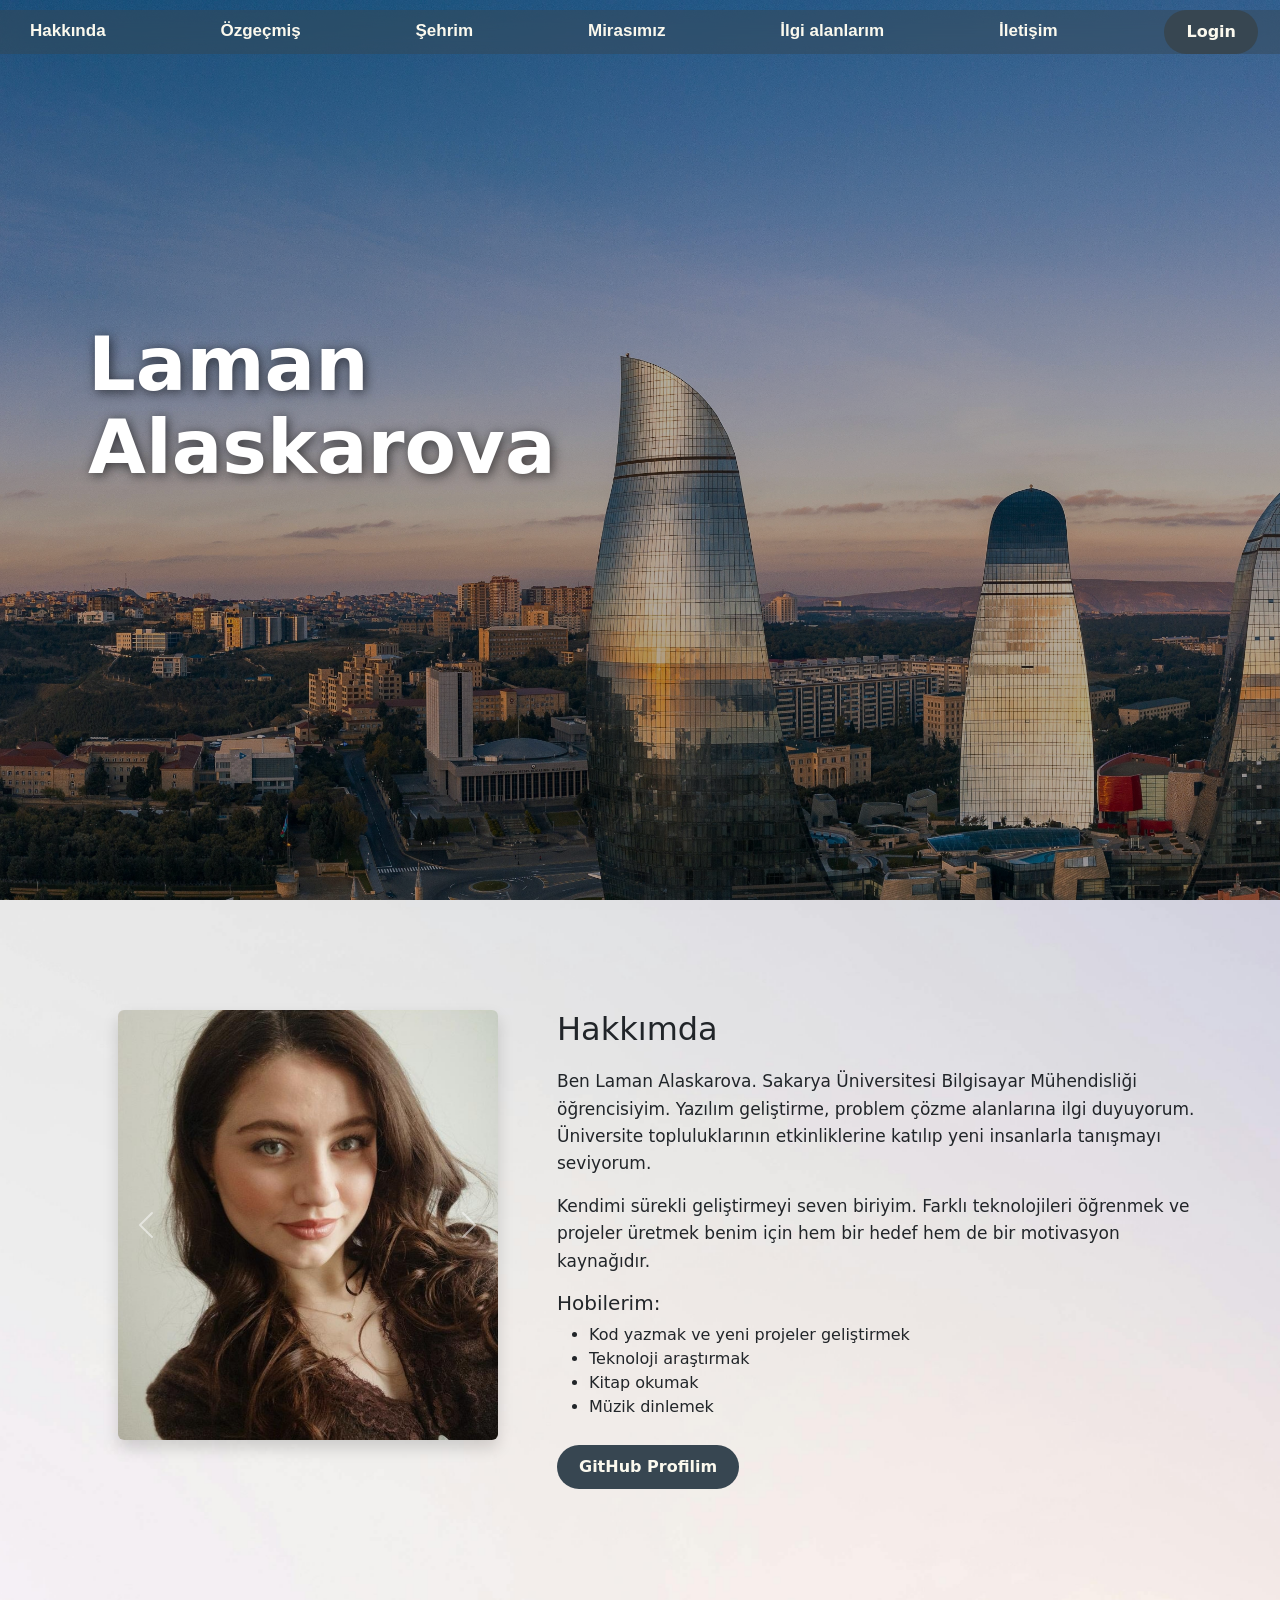
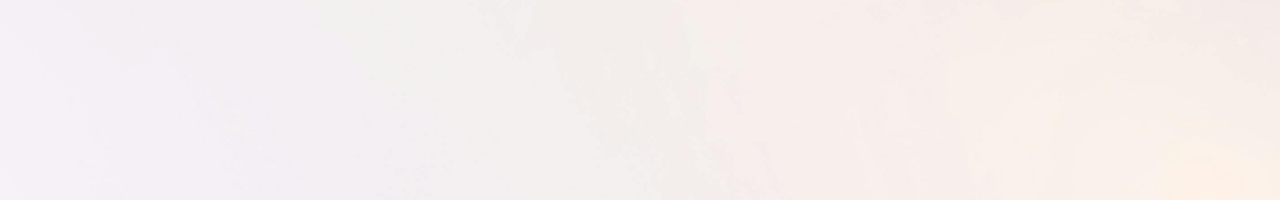
<file: index.html>
<!DOCTYPE html>
<html lang="tr">
<head>
    <meta charset="UTF-8">
    <meta name="viewport" content="width=device-width, initial-scale=1.0">
    <title>Leman</title>

    <link href="https://cdn.jsdelivr.net/npm/bootstrap@5.3.0/dist/css/bootstrap.min.css" rel="stylesheet">
    <link rel="stylesheet" href="style.css">
</head>
<body>

    <nav class="navbar navbar-expand-lg navbar-dark fixed-top custom-navbar">
        <div class="container-fluid">

            <button class="navbar-toggler " type="button" data-bs-toggle="collapse" data-bs-target="#navbarNav">
                <span class="navbar-toggler-icon"></span>
            </button>

            <div class="collapse navbar-collapse" id="navbarNav">
                <ul class="navbar-nav w-100 justify-content-between text-center">
                    <li class="nav-item">
                        <a class="nav-link" href="#hakkinda">Hakkında</a>
                    </li>
                    <li class="nav-item">
                        <a class="nav-link" href="ozgecmis.html">Özgeçmiş</a>
                    </li>
                    <li class="nav-item">
                        <a class="nav-link" href="sehrim.html">Şehrim</a>
                    </li>
                    <li class="nav-item">
                        <a class="nav-link" href="mirasimiz.html">Mirasımız</a>
                    </li>
                    <li class="nav-item">
                        <a class="nav-link" href="ilgialanlarim.html">İlgi alanlarım</a>
                    </li>
                    <li class="nav-item">
                        <a class="nav-link" href="iletisim.html">İletişim</a>
                    </li>
                    <li class="nav-item"><a  class="LoginButton" class="nav-link" href="login.html">Login</a></li>
                </ul>
            </div>

        </div>
    </nav>

    <section id="anasayfa" class="hero">
        <div class="hero-text">
            <h1>Laman</h1>
            <h1>Alaskarova</h1>
        </div>
    </section>




 <section id="hakkinda" class="content-section">
    <div class="container">

        <div class="row align-items-start">

            <div class="col-md-5 mb-4">

                <div id="hakkindaSlider" class="carousel slide" data-bs-ride="carousel">
                    <div class="carousel-inner rounded shadow">

                        <div class="carousel-item active">
                            <img src="img/selfie.jpeg" class="d-block w-100">
                        </div>

                        <div class="carousel-item">
                            <img src="img/etkinlik1.webp" class="d-block w-100">
                        </div>

                        <div class="carousel-item">
                            <img src="img/etkinlik2.jpeg" class="d-block w-100">
                        </div>
                        <div class="carousel-item ">
                            <img src="img/etkinlik3.jpeg" class="d-block w-100">
                        </div>

                        <div class="carousel-item">
                            <img src="img/etkinlik4.jpeg" class="d-block w-100">
                        </div>

                        <div class="carousel-item">
                            <img src="img/etkinlik5.jpeg" class="d-block w-100">
                        </div>

                    </div>

                    <button class="carousel-control-prev" type="button" data-bs-target="#hakkindaSlider" data-bs-slide="prev">
                        <span class="carousel-control-prev-icon"></span>
                    </button>

                    <button class="carousel-control-next" type="button" data-bs-target="#hakkindaSlider" data-bs-slide="next">
                        <span class="carousel-control-next-icon"></span>
                    </button>
                </div>

            </div>

            <div class="col-md-7">
                <h2>Hakkımda</h2>

                <p>
                    Ben Laman Alaskarova. Sakarya Üniversitesi Bilgisayar Mühendisliği öğrencisiyim.
                    Yazılım geliştirme, problem çözme alanlarına ilgi duyuyorum. Üniversite topluluklarının etkinliklerine katılıp yeni insanlarla tanışmayı seviyorum.
                </p>

                <p>
                    Kendimi sürekli geliştirmeyi seven biriyim. Farklı teknolojileri öğrenmek ve projeler üretmek benim için hem bir hedef hem de bir motivasyon kaynağıdır.
                </p>

                <h5>Hobilerim:</h5>
                <ul>
                    <li>Kod yazmak ve yeni projeler geliştirmek</li>
                    <li>Teknoloji araştırmak</li>
                    <li>Kitap okumak</li>
                    <li>Müzik dinlemek</li>
                </ul>
                
                <a class="github-btn" href="https://github.com/Lemanbl" target="_blank">GitHub Profilim</a>
                
            </div>

        </div>

    </div>
</section>   


    <script src="https://cdn.jsdelivr.net/npm/bootstrap@5.3.0/dist/js/bootstrap.bundle.min.js"></script>
</body>
</html>
</file>
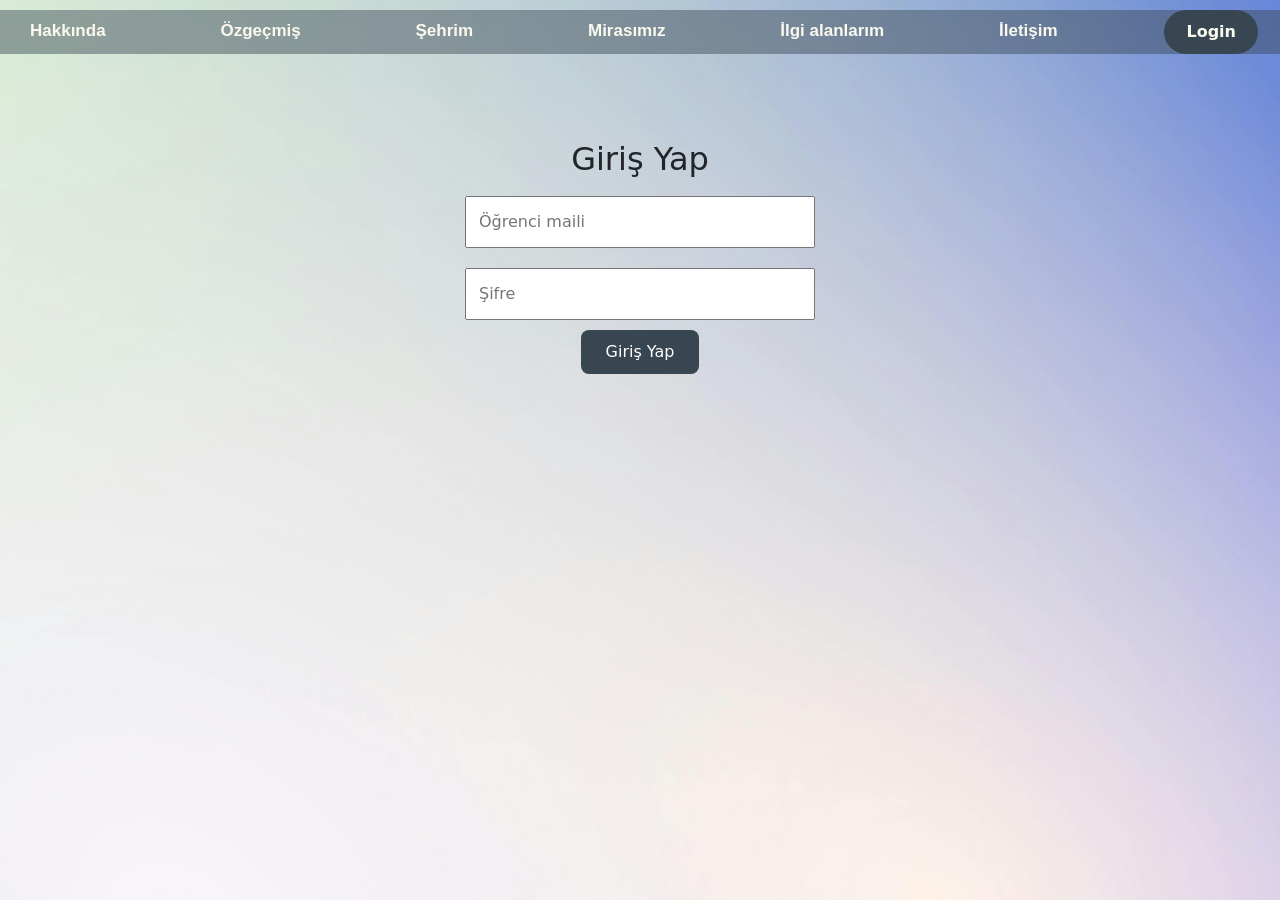
<file: login.html>
<!DOCTYPE html>
<html lang="en">
<head>
    <meta charset="UTF-8">
    <meta name="viewport" content="width=device-width, initial-scale=1.0">
     <title>Login</title>
    <link href="https://cdn.jsdelivr.net/npm/bootstrap@5.3.0/dist/css/bootstrap.min.css" rel="stylesheet">
    <link rel="stylesheet" href="style.css">
</head>
<body>

     <nav class="navbar navbar-expand-lg navbar-dark fixed-top custom-navbar">
        <div class="container-fluid">

            <button class="navbar-toggler " type="button" data-bs-toggle="collapse" data-bs-target="#navbarNav">
                <span class="navbar-toggler-icon"></span>
            </button>

            <div class="collapse navbar-collapse" id="navbarNav">
                <ul class="navbar-nav w-100 justify-content-between text-center">
                    <li class="nav-item">
                        <a class="nav-link" href="index.html">Hakkında</a>
                    </li>
                    <li class="nav-item">
                        <a class="nav-link" href="ozgecmis.html">Özgeçmiş</a>
                    </li>
                    <li class="nav-item">
                        <a class="nav-link" href="sehrim.html">Şehrim</a>
                    </li>
                    <li class="nav-item">
                        <a class="nav-link" href="mirasimiz.html">Mirasımız</a>
                    </li>
                    <li class="nav-item">
                        <a class="nav-link" href="ilgialanlarim.html">İlgi alanlarım</a>
                    </li>
                    <li class="nav-item">
                        <a class="nav-link" href="iletisim.html">İletişim</a>
                    </li>
                    <li class="nav-item"><a class="LoginButton"class="nav-link" href="login.html">Login</a></li>
                </ul>
            </div>

        </div>

    </nav>
    <section class="login-page">

    <h2>Giriş Yap</h2>

    <form action="login.php" method="POST" onsubmit="return loginKontrol()">

        <input type="email" id="email" name="email" placeholder="Öğrenci maili">

        <input type="password" id="password" name="password" placeholder="Şifre">

        <button type="submit">Giriş Yap</button>

    </form>

    <p id="loginError"></p>

</section>

<script>
function loginKontrol() {
    let email = document.getElementById("email").value.trim();
    let password = document.getElementById("password").value.trim();

    if (email === "" || password === "") {
        document.getElementById("loginError").innerText = "Alanlar boş bırakılamaz.";
        return false;
    }

    if (!email.includes("@") || !email.endsWith("@sakarya.edu.tr")) {
        document.getElementById("loginError").innerText = "Geçerli bir Sakarya Üniversitesi maili giriniz.";
        return false;
    }

    return true;
}
</script>
</body>
</html>
</file>
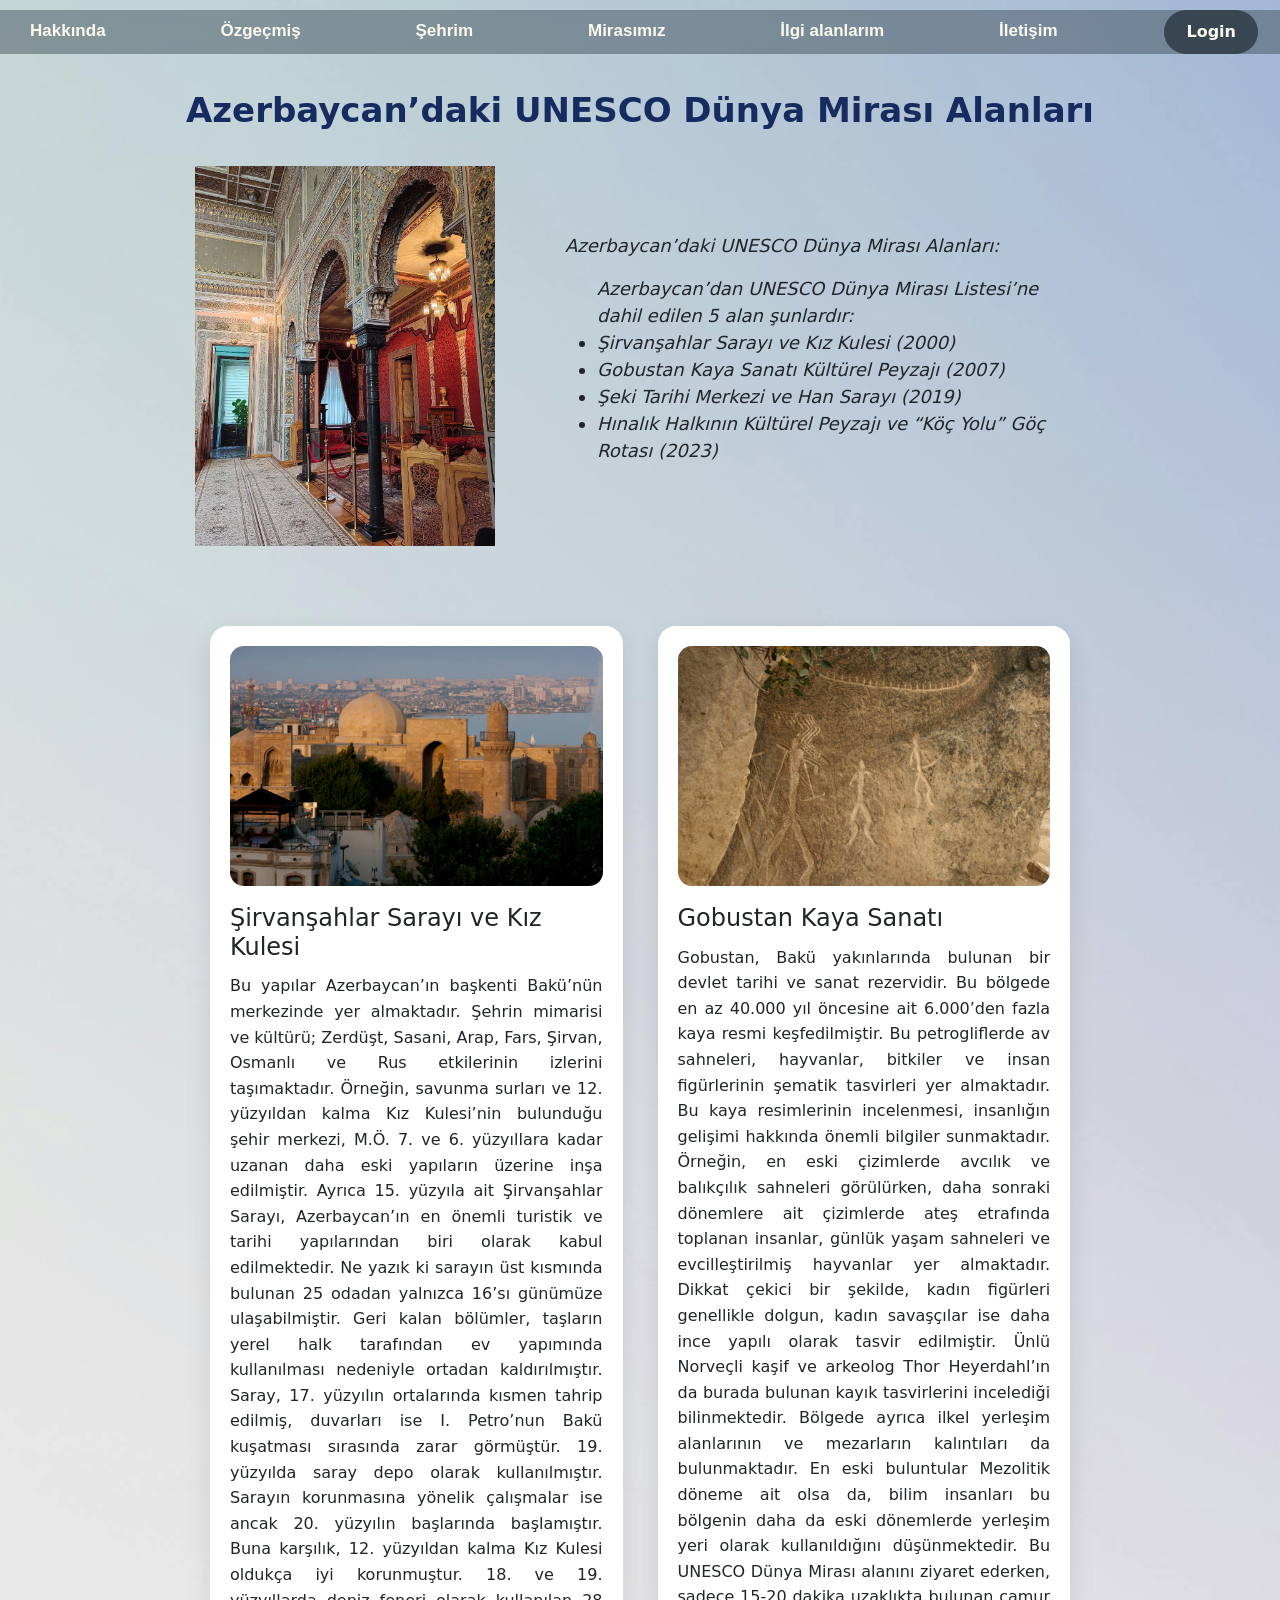
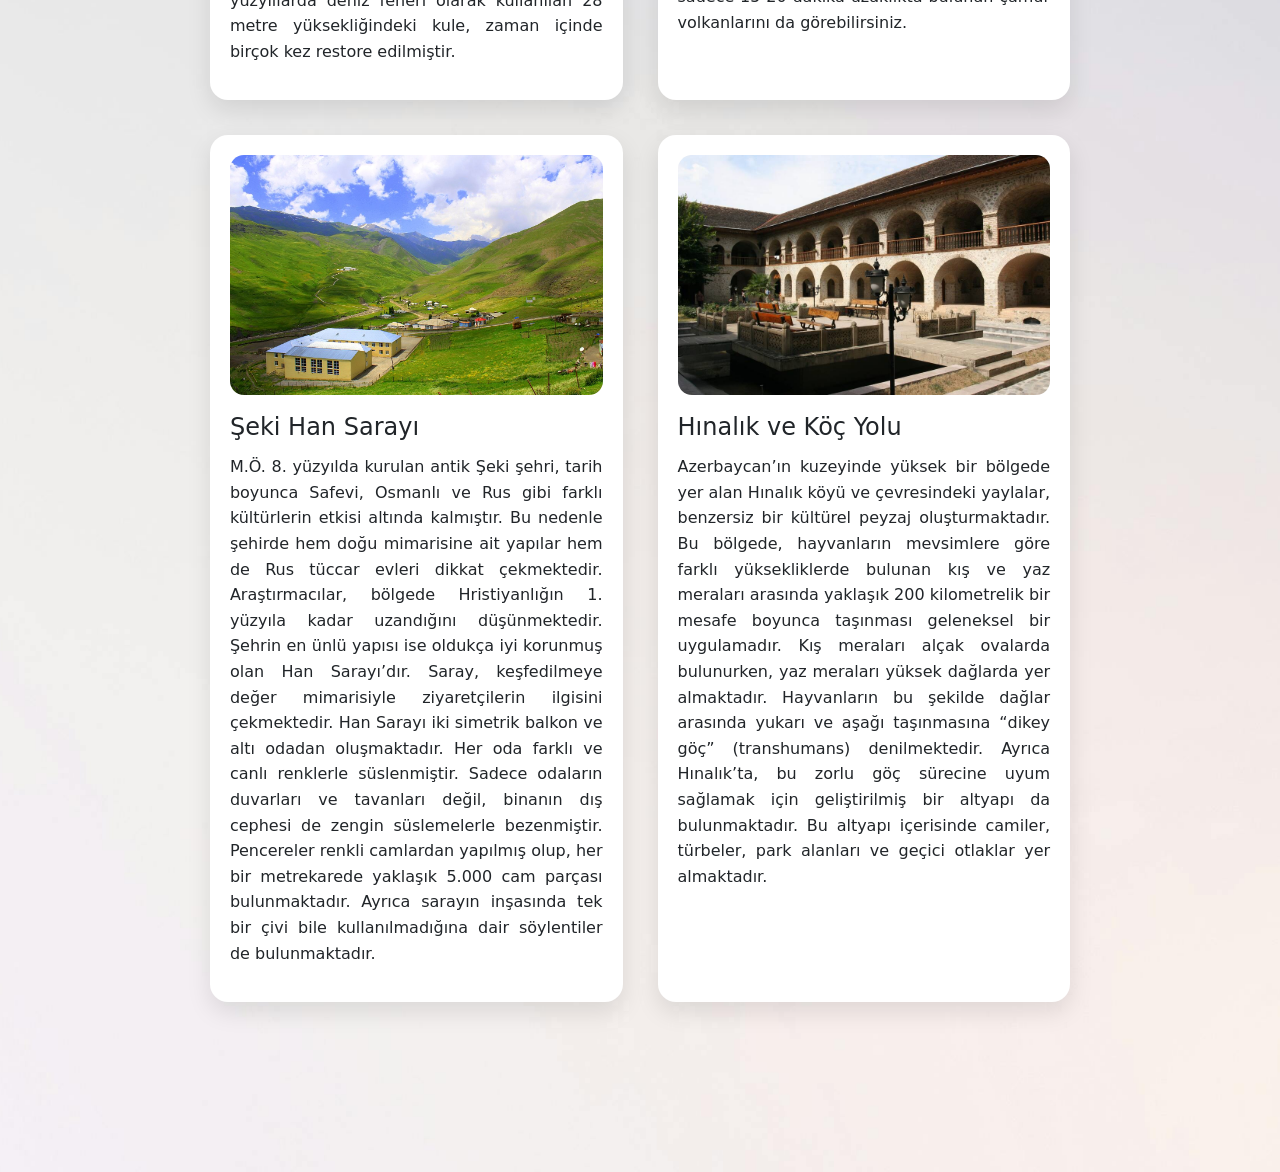
<file: mirasimiz.html>
<!DOCTYPE html>
<html lang="en">
<head>
    <meta charset="UTF-8">
    <meta name="viewport" content="width=device-width, initial-scale=1.0">
    <title>Mirasımız</title>
    <link href="https://cdn.jsdelivr.net/npm/bootstrap@5.3.0/dist/css/bootstrap.min.css" rel="stylesheet">
    <link rel="stylesheet" href="style.css">
</head>
<body>
 <nav class="navbar navbar-expand-lg navbar-dark fixed-top custom-navbar">
        <div class="container-fluid">

            <button class="navbar-toggler " type="button" data-bs-toggle="collapse" data-bs-target="#navbarNav">
                <span class="navbar-toggler-icon"></span>
            </button>

            <div class="collapse navbar-collapse" id="navbarNav">
                <ul class="navbar-nav w-100 justify-content-between text-center">
                    <li class="nav-item">
                        <a class="nav-link" href="index.html">Hakkında</a>
                    </li>
                    <li class="nav-item">
                        <a class="nav-link" href="ozgecmis.html">Özgeçmiş</a>
                    </li>
                    <li class="nav-item">
                        <a class="nav-link" href="sehrim.html">Şehrim</a>
                    </li>
                    <li class="nav-item">
                        <a class="nav-link" href="mirasimiz.html">Mirasımız</a>
                    </li>
                    <li class="nav-item">
                        <a class="nav-link" href="ilgialanlarim.html">İlgi alanlarım</a>
                    </li>
                    <li class="nav-item">
                        <a class="nav-link" href="iletisim.html">İletişim</a>
                    </li>
                    <li class="nav-item"><a class="LoginButton" class="nav-link" href="login.html">Login</a></li>
                </ul>
            </div>

        </div>

    </nav>
<main class="miras-page">

    <section class="unesco-intro">
        <h1>Azerbaycan’daki UNESCO Dünya Mirası Alanları</h1>

        <div class="unesco-content">
            <img src="img/museum.jpg" alt="Şeki Han Sarayı">

            <div class="unesco-text">
                <p><em>Azerbaycan’daki UNESCO Dünya Mirası Alanları:</em></p>
                <ul>
                    Azerbaycan’dan UNESCO Dünya Mirası Listesi’ne dahil edilen 5 alan şunlardır:
                    <li>Şirvanşahlar Sarayı ve Kız Kulesi (2000)</li>
                    <li>Gobustan Kaya Sanatı Kültürel Peyzajı (2007)</li>
                    <li>Şeki Tarihi Merkezi ve Han Sarayı (2019)</li>
                    <li>Hınalık Halkının Kültürel Peyzajı ve “Köç Yolu” Göç Rotası (2023)</li>
                </ul>
            </div>
        </div>
    </section>

  <section class="unesco-gallery">

    <article class="miras-card">
        <img src="img/mirasimiz4.jpg" alt="">
        <div class="card-text">
            <h3>Şirvanşahlar Sarayı ve Kız Kulesi</h3>
            <p>Bu yapılar Azerbaycan’ın başkenti Bakü’nün merkezinde yer almaktadır. Şehrin mimarisi ve kültürü; Zerdüşt, Sasani, Arap, Fars, Şirvan, Osmanlı ve Rus etkilerinin izlerini taşımaktadır.

                Örneğin, savunma surları ve 12. yüzyıldan kalma Kız Kulesi’nin bulunduğu şehir merkezi, M.Ö. 7. ve 6. yüzyıllara kadar uzanan daha eski yapıların üzerine inşa edilmiştir. Ayrıca 15. yüzyıla ait Şirvanşahlar Sarayı, Azerbaycan’ın en önemli turistik ve tarihi yapılarından biri olarak kabul edilmektedir.

                Ne yazık ki sarayın üst kısmında bulunan 25 odadan yalnızca 16’sı günümüze ulaşabilmiştir. Geri kalan bölümler, taşların yerel halk tarafından ev yapımında kullanılması nedeniyle ortadan kaldırılmıştır. Saray, 17. yüzyılın ortalarında kısmen tahrip edilmiş, duvarları ise I. Petro’nun Bakü kuşatması sırasında zarar görmüştür. 19. yüzyılda saray depo olarak kullanılmıştır. Sarayın korunmasına yönelik çalışmalar ise ancak 20. yüzyılın başlarında başlamıştır.

                Buna karşılık, 12. yüzyıldan kalma Kız Kulesi oldukça iyi korunmuştur. 18. ve 19. yüzyıllarda deniz feneri olarak kullanılan 28 metre yüksekliğindeki kule, zaman içinde birçok kez restore edilmiştir.</p>
        </div>
    </article>

    <article class="miras-card">
        <img src="img/mirasimiz3.jpg" alt="">
        <div class="card-text">
            <h3>Gobustan Kaya Sanatı</h3>
            <p>Gobustan, Bakü yakınlarında bulunan bir devlet tarihi ve sanat rezervidir. Bu bölgede en az 40.000 yıl öncesine ait 6.000’den fazla kaya resmi keşfedilmiştir. Bu petrogliflerde av sahneleri, hayvanlar, bitkiler ve insan figürlerinin şematik tasvirleri yer almaktadır.

                Bu kaya resimlerinin incelenmesi, insanlığın gelişimi hakkında önemli bilgiler sunmaktadır. Örneğin, en eski çizimlerde avcılık ve balıkçılık sahneleri görülürken, daha sonraki dönemlere ait çizimlerde ateş etrafında toplanan insanlar, günlük yaşam sahneleri ve evcilleştirilmiş hayvanlar yer almaktadır. Dikkat çekici bir şekilde, kadın figürleri genellikle dolgun, kadın savaşçılar ise daha ince yapılı olarak tasvir edilmiştir.

                Ünlü Norveçli kaşif ve arkeolog Thor Heyerdahl’ın da burada bulunan kayık tasvirlerini incelediği bilinmektedir. Bölgede ayrıca ilkel yerleşim alanlarının ve mezarların kalıntıları da bulunmaktadır.

                En eski buluntular Mezolitik döneme ait olsa da, bilim insanları bu bölgenin daha da eski dönemlerde yerleşim yeri olarak kullanıldığını düşünmektedir. Bu UNESCO Dünya Mirası alanını ziyaret ederken, sadece 15-20 dakika uzaklıkta bulunan çamur volkanlarını da görebilirsiniz.</p>
        </div>
    </article>

    <article class="miras-card">
        <img src="img/mirasimiz1.jpg" alt="">
        <div class="card-text">
            <h3>Şeki Han Sarayı</h3>
            <p>M.Ö. 8. yüzyılda kurulan antik Şeki şehri, tarih boyunca Safevi, Osmanlı ve Rus gibi farklı kültürlerin etkisi altında kalmıştır. Bu nedenle şehirde hem doğu mimarisine ait yapılar hem de Rus tüccar evleri dikkat çekmektedir.

                Araştırmacılar, bölgede Hristiyanlığın 1. yüzyıla kadar uzandığını düşünmektedir. Şehrin en ünlü yapısı ise oldukça iyi korunmuş olan Han Sarayı’dır. Saray, keşfedilmeye değer mimarisiyle ziyaretçilerin ilgisini çekmektedir.

                Han Sarayı iki simetrik balkon ve altı odadan oluşmaktadır. Her oda farklı ve canlı renklerle süslenmiştir. Sadece odaların duvarları ve tavanları değil, binanın dış cephesi de zengin süslemelerle bezenmiştir. Pencereler renkli camlardan yapılmış olup, her bir metrekarede yaklaşık 5.000 cam parçası bulunmaktadır.

                Ayrıca sarayın inşasında tek bir çivi bile kullanılmadığına dair söylentiler de bulunmaktadır.</p>
        </div>
    </article>

    <article class="miras-card">
        <img src="img/mirasimiz2.jpg" alt="">
        <div class="card-text">
            <h3>Hınalık ve Köç Yolu</h3>
            <p>Azerbaycan’ın kuzeyinde yüksek bir bölgede yer alan Hınalık köyü ve çevresindeki yaylalar, benzersiz bir kültürel peyzaj oluşturmaktadır. Bu bölgede, hayvanların mevsimlere göre farklı yüksekliklerde bulunan kış ve yaz meraları arasında yaklaşık 200 kilometrelik bir mesafe boyunca taşınması geleneksel bir uygulamadır.

                Kış meraları alçak ovalarda bulunurken, yaz meraları yüksek dağlarda yer almaktadır. Hayvanların bu şekilde dağlar arasında yukarı ve aşağı taşınmasına “dikey göç” (transhumans) denilmektedir.

                Ayrıca Hınalık’ta, bu zorlu göç sürecine uyum sağlamak için geliştirilmiş bir altyapı da bulunmaktadır. Bu altyapı içerisinde camiler, türbeler, park alanları ve geçici otlaklar yer almaktadır.</p>
        </div>
    </article>

</section>
</main>
<script src="https://cdn.jsdelivr.net/npm/bootstrap@5.3.0/dist/js/bootstrap.bundle.min.js"></script>
</body>
</html>
</file>
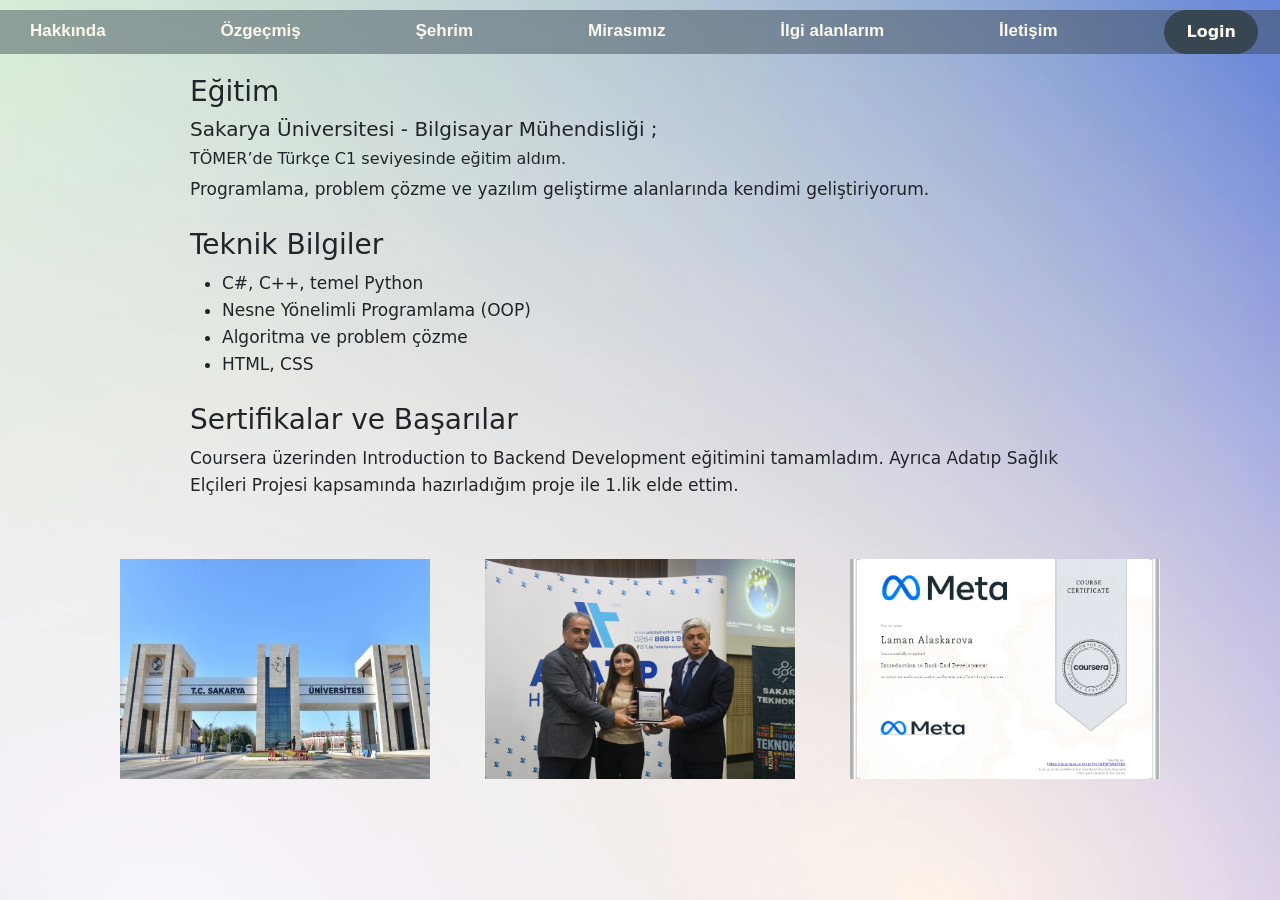
<file: ozgecmis.html>
<!DOCTYPE html>
<html lang="en">
<head>
    <meta charset="UTF-8">
    <meta name="viewport" content="width=device-width, initial-scale=1.0">
    <title>Özgeçmiş</title>
    <link href="https://cdn.jsdelivr.net/npm/bootstrap@5.3.0/dist/css/bootstrap.min.css" rel="stylesheet">
    <link rel="stylesheet" href="style.css">
</head>
<body>
    <nav class="navbar navbar-expand-lg navbar-dark fixed-top custom-navbar">
        <div class="container-fluid">

            <button class="navbar-toggler " type="button" data-bs-toggle="collapse" data-bs-target="#navbarNav">
                <span class="navbar-toggler-icon"></span>
            </button>

            <div class="collapse navbar-collapse" id="navbarNav">
                <ul class="navbar-nav w-100 justify-content-between text-center">
                    <li class="nav-item">
                        <a class="nav-link" href="index.html">Hakkında</a>
                    </li>
                    <li class="nav-item">
                        <a class="nav-link" href="ozgecmis.html">Özgeçmiş</a>
                    </li>
                    <li class="nav-item">
                        <a class="nav-link" href="sehrim.html">Şehrim</a>
                    </li>
                    <li class="nav-item">
                        <a class="nav-link" href="mirasimiz.html">Mirasımız</a>
                    </li>
                    <li class="nav-item">
                        <a class="nav-link" href="ilgialanlarim.html">İlgi alanlarım</a>
                    </li>
                    <li class="nav-item">
                        <a class="nav-link" href="iletisim.html">İletişim</a>
                    </li>
                    <li class="nav-item"><a  class="LoginButton" class="nav-link" href="login.html">Login</a></li>
                </ul>
            </div>

        </div>

    </nav>

    <main class="cv-page-content">

        <section class="cv-info">
            <header>
                <h2>Eğitim</h2>
                <article>
                    <h5>Sakarya Üniversitesi - Bilgisayar Mühendisliği ; </h5>
                    <h6>TÖMER’de Türkçe C1 seviyesinde eğitim aldım.</h6>
                    <p>Programlama, problem çözme ve yazılım geliştirme alanlarında kendimi geliştiriyorum.</p>
                </article>
            </header>

            <section>
                <h2>Teknik Bilgiler</h2>
                <article>
                    <ul>
                        <li>C#, C++, temel Python</li>
                        <li>Nesne Yönelimli Programlama (OOP)</li>
                        <li>Algoritma ve problem çözme</li>
                        <li>HTML, CSS</li>
                    </ul>
                </article>
            </section>

            <section>
                <h2>Sertifikalar ve Başarılar</h2>
                <article>
                    <p>
                        Coursera üzerinden Introduction to Backend Development eğitimini tamamladım.
                        Ayrıca Adatıp Sağlık Elçileri Projesi kapsamında hazırladığım proje ile 1.lik elde ettim.
                    </p>
                </article>
            </section>
        </section>

        <section class="cv-images">
            <img src="img/sau.jpg" alt="Sakarya Üniversitesi" onclick="openImage(this.src)">
            <img src="img/asep.jpg" alt="Adatıp Sağlık Elçileri Projesi" onclick="openImage(this.src)">
            <img src="img/coursera.jpg" alt="Coursera Sertifikası" onclick="openImage(this.src)">
        </section>

    </main>

    <div id="imgModal" class="img-modal" onclick="closeImage()">
    <img id="modalImg">
    </div>
    <script>
    function openImage(src) {
        const modal = document.getElementById("imgModal");
        const img = document.getElementById("modalImg");

        modal.style.display = "flex";
        img.src = src;
    }

    function closeImage() {
        document.getElementById("imgModal").style.display = "none";
    }
    </script>
</body>
</html>
</file>
<file: style.css>
html {
    scroll-behavior: smooth;
}
body {
    margin: 0;
    padding: 0;
    background-image: url("img/bg.jpg");
    background-size: cover;
    background-position: center;
    background-repeat: no-repeat;
}
.custom-navbar {
    backdrop-filter: blur(10px);
    background-color: rgba(0,0,0,0.4);
    background-color: rgba(55, 70, 81, 0.46);
    margin: 10px 0;
    padding: 0px 10px;
}

.custom-navbar .nav-link {
    color: #fbf9ee;
    font-family: Arial, Helvetica, sans-serif;
    font-size: 17px;
    font-weight: 600;
}

.custom-navbar .nav-link:hover {
    color: #292b45;
    transition: 0.3s;
}

.hero {
    position: relative;
    height: 100vh;
    background-image: url("img/homepage.jpg");
    background-size: cover;
    background-position: center;
    background-repeat: no-repeat;
}

.hero::before {
    content: "";
    position: absolute;
    inset: 0;
    background: rgba(0,0,0,0.3);
}

.hero-text {
    position: absolute;
    z-index: 1;
    left: 88px;
    top: 45%;
    transform: translateY(-50%);
    text-align: left;
    color: white;
    }

.hero-text h1 {
    margin: 0;
    font-weight: 700;
    font-size: 75px;
    line-height: 1.1;
    text-shadow: 2px 2px 12px rgba(0, 0, 0, 0.6);
}

.content-section {
    min-height: 100vh;
    padding: 110px 40px 40px 40px;
}

.content-section h2 {
    margin-bottom: 20px;
}
@media (max-width: 576px) {
    .navbar-nav {
        gap: 10px;
        padding-top: 10px;
    }

    .custom-navbar {
        margin: 0;
        padding: 10px;
    }
}
@media (max-width: 992px) {
    .hero-text {
        left: 50px;
        top: 58%;
    }

    .hero-text h1 {
        font-size: 58px;
    }
}

#hakkinda p {
    font-size: 17px;
    line-height: 1.6;
}
#hakkindaSlider {
    max-width: 380px;
    margin: 0 auto;
}

#hakkindaSlider .carousel-inner {
    height: 430px;
    border-radius: 12px;
}

#hakkindaSlider img {
    width: 100%;
    height: 430px;
    object-fit: cover;
    object-position: center;
}
.github-btn {
    display: inline-block;
    margin: 10px 0 20px 0;
    padding: 10px 22px;
    background-color: #374651;
    color: #fbf9ee;
    text-decoration: none;
    border-radius: 25px;
    font-weight: 600;
    transition: 0.3s;
}

.github-btn:hover {
    background-color: #292b45;
    color: white;
    transform: translateY(-2px);
    box-shadow: 0 6px 15px rgba(0,0,0,0.2);
}
.cv-page-content {
    padding: 50px;
    min-height: 100vh;
}

.cv-info {
    max-width: 900px;
    margin: 0 auto 60px;
}

.cv-info h1 {
    font-size: 42px;
    font-weight: 700;
}

.cv-info h2 {
    margin-top: 25px;
    font-size: 28px;
}

.cv-info p,
.cv-info li {
    font-size: 17px;
    line-height: 1.6;
}

.cv-images {
    display: flex;
    justify-content: center;
    gap: 55px;
    align-items: center;
}

.cv-images img {
    width: 310px;
    height: 220px;
    object-fit: cover;
}
.img-modal {
    display: none;
    position: fixed;
    z-index: 999;
    inset: 0;
    background: rgba(0,0,0,0.8);
    justify-content: center;
    align-items: center;
}

.img-modal img {
    max-width: 90%;
    max-height: 90%;
    border-radius: 10px;
}
.cv-images img {
    cursor: pointer;
    transition: 0.3s;
}

.cv-images img:hover {
    transform: scale(1.05);
}
.sehrim-page {
    min-height: 100vh;
}

.baku-intro {
    width: 90%;
    margin: 30px auto;
    padding: 50px;
    display: grid;
    grid-template-columns: 4fr 1fr;
    gap: 25px;
}

.baku-image-box {
    overflow: hidden;
    border-radius: 14px;
}

.baku-image-box img {
    width: 100%;
    height: 520px;
    object-fit: cover;

    transform: scale(1);
    transition:
        transform 0.7s cubic-bezier(0.22, 1, 0.36, 1),
        filter 0.7s cubic-bezier(0.22, 1, 0.36, 1);
}

.baku-image-box:hover img {
    transform: scale(1.08) translateY(-6px); 
    filter: brightness(1.05);
}

.baku-title {
    position: absolute;
    top: 100px;
    left: 160px;
    color: #f7f8fa;
}

.baku-title p {
    font-size: 28px;
    font-style: italic;
    
text-shadow: 2px 2px 10px rgba(0,0,0,0.6);
}

.baku-title h1 {
    font-size: 48px;
    font-weight: 800;
    letter-spacing: 2px;
    
    text-shadow: 
        2px 2px 8px rgba(0,0,0,0.7),
        0 0 25px rgba(0,0,0,0.4);

}

.baku-side-text {
    padding: 10px;
}

.baku-side-text h2 {
    font-size: 32px;
    font-style: italic;
}

.baku-side-text p,
.baku-side-text li {
    font-size: 15px;
    line-height: 1.5;
}

.baku-side-text ul {
    padding-left: 0;
    list-style: none;
    margin-top: 35px;
}

.baku-slider-section {
    width: 85%;
    margin: 0 auto;
    padding-bottom: 80px;
}

.baku-slider-section h2 {
    font-size: 38px;
    margin-bottom: 25px;
    font-weight: 700;
}

#sehrimSlider .carousel-item {
    height: 520px;
}

#sehrimSlider img {
    height: 520px;
    object-fit: cover;
    object-position: center;
    filter: brightness(70%);
}

#sehrimSlider .carousel-caption {
    background: rgba(0,0,0,0.45);
    border-radius: 14px;
    padding: 20px;
}

@media (max-width: 768px) {
    .baku-intro {
        grid-template-columns: 1fr;
    }

    .baku-image-box img {
        height: 380px;
    }

    .baku-title h1 {
        font-size: 34px;
    }

    #sehrimSlider .carousel-item,
    #sehrimSlider img {
        height: 380px;
    }
}

.baku-map {
    width: 85%;
    margin: 60px auto 80px;
}

.baku-map h2 {
    font-size: 32px;
    font-weight: 700;
    margin-bottom: 20px;
}

.baku-map iframe {
    border-radius: 15px;
    box-shadow: 0 10px 25px rgba(0,0,0,0.15);
}
.miras-page {
    width: 90%;
    margin: 20px auto;
    padding: 70px;
    min-height: 100vh;
}

.unesco-intro h1 {
    text-align: center;
    color: #162c60;
    font-size: 34px;
    font-weight: 700;
    margin-bottom: 35px;
}

.unesco-content {
    display: flex;
    justify-content: center;
    align-items: center;
    gap: 70px;
}

.unesco-content img {
    width: 300px;
    height: 380px;
    object-fit: cover;
}

.unesco-text {
    max-width: 520px;
    font-size: 18px;
    font-style: italic;
}


.unesco-gallery img {
    width: 330px;
    height: 210px;
    object-fit: cover;
    transition: 0.6s ease;
}

.unesco-gallery img:hover {
    transform: scale(1.08);
}

.unesco-gallery {
    display: grid;
    grid-template-columns: repeat(2, 1fr);
    gap: 35px;
    width: 85%;
    margin: 80px auto;
}

.miras-card {
    background: white;
    border-radius: 18px;
    padding: 20px;
    box-shadow: 0 10px 25px rgba(0,0,0,0.1);
}

.miras-card img {
    width: 100%;
    height: 240px;
    object-fit: cover;
    border-radius: 14px;
    margin-bottom: 18px;
}

.card-text h3 {
    font-size: 24px;
    margin-bottom: 12px;
}

.card-text p {
    font-size: 16px;
    line-height: 1.6;
    text-align: justify;
}

@media (max-width: 992px) {
    .unesco-gallery {
        grid-template-columns: 1fr;
    }
}

@media (max-width: 576px) {

    .unesco-gallery {
        width: 95%;
        gap: 20px;
    }

    .miras-card {
        padding: 15px;
    }

    .miras-card img {
        height: 200px;
    }

    .card-text h3 {
        font-size: 20px;
    }

    .card-text p {
        font-size: 14px;
    }
}
@media (max-width: 992px) {
    .unesco-content {
        flex-direction: column;
        gap: 30px;
        text-align: center;
    }

    .unesco-content img {
        width: 80%;
        height: auto;
        max-height: 420px;
    }

    .unesco-text {
        max-width: 90%;
        font-size: 16px;
    }
}

@media (max-width: 576px) {
    .miras-page {
        width: 100%;
        margin: 0;
        padding: 80px 15px 30px;
    }

    .unesco-intro h1 {
        font-size: 24px;
        line-height: 1.3;
    }

    .unesco-content img {
        width: 100%;
        height: auto;
    }

    .unesco-text {
        font-size: 14px;
        text-align: left;
    }
}
.api-section {
    padding: 120px 40px 60px;
    min-height: 100vh;
}

.api-section h1 {
    text-align: center;
    margin-bottom: 20px;
}

.api-section p {
    text-align: center;
    font-size: 18px;
}

.api-section button {
    display: block;
    margin: 30px auto;
    padding: 10px 25px;
    border: none;
    border-radius: 20px;
    background-color: #374651;
    color: white;
    font-weight: 600;
}

.book-list {
    display: grid;
    grid-template-columns: repeat(3, 1fr);
    gap: 25px;
    width: 85%;
    margin: 0 auto;
}

.book-card {
    background: white;
    padding: 20px;
    border-radius: 15px;
    box-shadow: 0 8px 20px rgba(0,0,0,0.1);
    transition: 0.3s;
}
.book-card:hover{
    transform: translateY(-2px);
    box-shadow: 0 6px 15px rgba(0,0,0,0.2);
}
@media (max-width: 768px) {
    .book-list {
        grid-template-columns: 1fr;
    }
}
.gosterbtn{
    transition: 0.3s;
}
.gosterbtn:hover {
    background-color: #292b45;
    color: white;
    transform: translateY(-2px);
    box-shadow: 0 6px 15px rgba(0,0,0,0.2);}
.loader {
    border: 6px solid #eee;
    border-top: 6px solid #374651;
    border-radius: 50%;
    width: 50px;
    height: 50px;

    margin: 40px auto;
    animation: spin 1s linear infinite;

    display: none;
}

@keyframes spin {
    100% {
        transform: rotate(360deg);
    }
}

.sonuc-page table {
    margin: 30px auto;
    background-color: white;
}
.LoginButton{
    display: inline-block;
    padding: 10px 22px;
    background-color: #374651;
    color: #fbf9ee;
    text-decoration: none;
    border-radius: 25px;
    font-weight: 600;
    transition: 0.3s;
}

.LoginButton:hover {
    background-color: #292b45;
    color: white;
    transform: translateY(-2px);
    box-shadow: 0 6px 15px rgba(0,0,0,0.2);
}
.login-page {
    min-height: 100vh;
    padding-top: 140px;
    text-align: center;
}

.login-page form {
    max-width: 350px;
    margin: auto;
}

.login-page input {
    width: 100%;
    padding: 12px;
    margin: 10px 0;
}

.login-page button {
    padding: 10px 25px;
    border: none;
    border-radius: 8px;
    background-color: #374651;
    color: white;
}

#loginError {
    color: red;
    margin-top: 15px;
}
.contact-page {
    min-height: 100vh;
    padding: 120px 20px 60px;
    background: linear-gradient(135deg, #dce0f3, #ffffff);
    margin-top: 70px;
}

.contact-card {
    max-width: 700px;
    margin: auto;
    background: white;
    padding: 30px;
    border-radius: 15px;
    box-shadow: 0 10px 30px rgba(0,0,0,0.1);
}

.form-grid {
    display: grid;
    grid-template-columns: repeat(2, 1fr);
    gap: 15px;
}

@media (max-width: 768px) {
    .form-grid {
        grid-template-columns: 1fr;
    }
}
.contact-card h1 {
    text-align: center;
    font-weight: 700;
    margin-bottom: 10px;
}

.contact-desc {
    text-align: center;
    color: #666;
    margin-bottom: 30px;
}


.form-box {
    margin-bottom: 18px;
}

.form-box label {
    font-weight: 600;
    margin-bottom: 6px;
}

.form-box input,
.form-box select,
.form-box textarea {
    width: 100%;
    padding: 11px;
    border: 1px solid #cfd3dc;
    border-radius: 10px;
    margin-top: 6px;
}

.form-box textarea {
    height: 120px;
    resize: none;
}

.form-box small {
    color: red;
    font-size: 13px;
}

.option-row {
    display: flex;
    gap: 18px;
    flex-wrap: wrap;
    margin-top: 8px;
}

.option-row input,
.accept input {
    width: auto;
    margin-right: 6px;
}

.button-area {
    display: flex;
    justify-content: center;
    gap: 12px;
    flex-wrap: wrap;
    margin-top: 25px;
}

.control-btn,
.send-btn {
    border: none;
    padding: 11px 22px;
    border-radius: 25px;
    color: white;
    font-weight: 600;
}

.control-btn {
    background-color: #6c7d91;
}

.send-btn {
    background-color: #374651;
}

.form-message {
    text-align: center;
    font-weight: 600;
    margin-top: 15px;
}

@media (max-width: 768px) {
    .form-grid {
        grid-template-columns: 1fr;
    }

    .contact-card {
        padding: 25px;
    }
}
.baslik{
    text-align: center;
    margin: 100px;
}

@media (max-width: 768px) {
    .form-grid {
        grid-template-columns: 1fr;
    }
}
button {
    cursor: pointer;
    transition: 0.3s;
}

button:hover {
    transform: translateY(-2px);
}
.error-input {
    border: 2px solid red !important;
}
</file>
